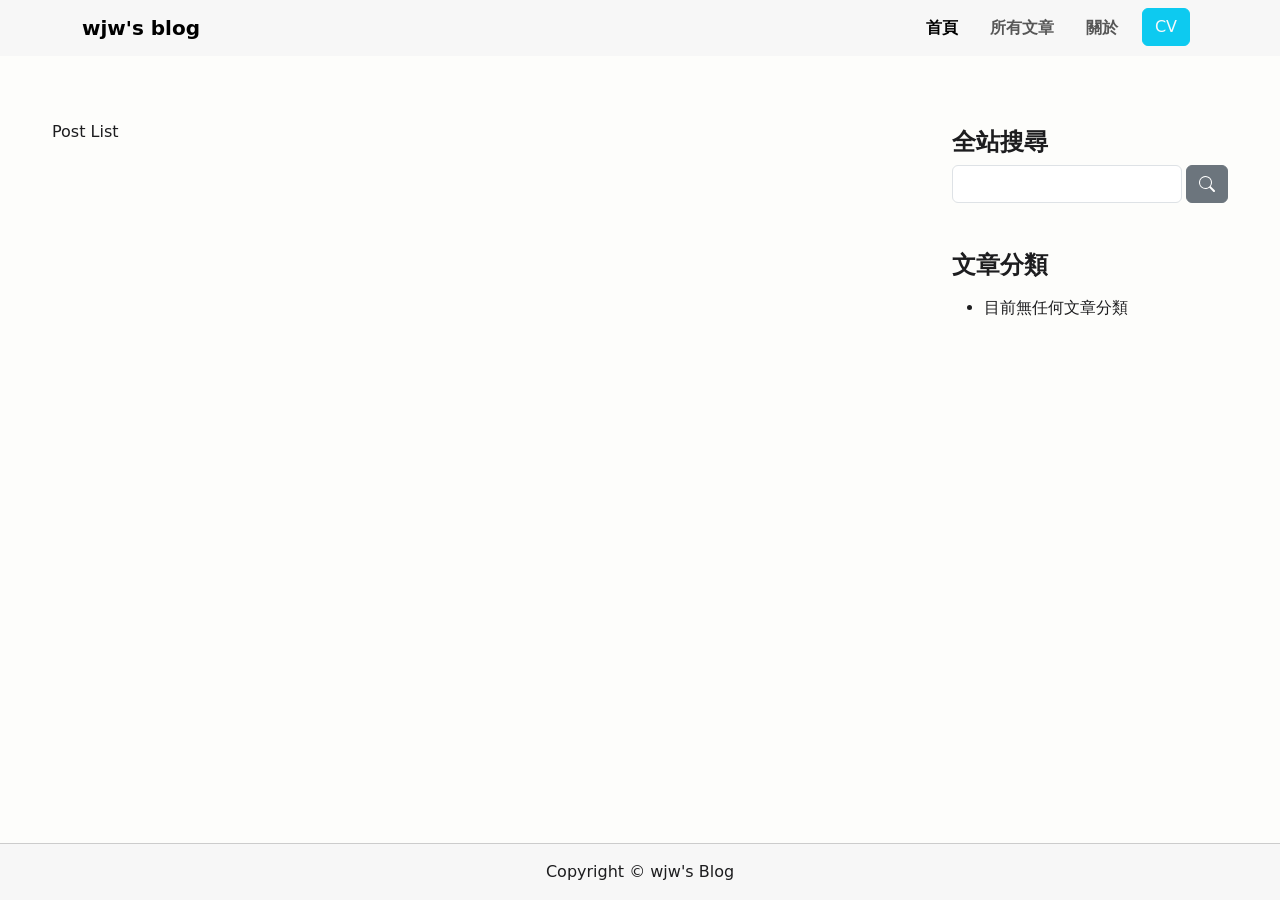
<file: index.html>
<!DOCTYPE html>
<html lang="zh-tw">
<head>
    <title>wjw's blog</title>
    <link rel="icon" href="favicon.ico" type="image/x-icon">

    <meta charset="UTF-8">
    <meta name="viewport" content="width=device-width, initial-scale=1.0">
    <meta name="author" content="Jia-Wen Wang">
    <meta name="keywords" content="wjw, Jia-Wen Wang, Github Pages">

    <link href="https://cdn.jsdelivr.net/npm/bootstrap@5.3.3/dist/css/bootstrap.min.css" rel="stylesheet" integrity="sha384-QWTKZyjpPEjISv5WaRU9OFeRpok6YctnYmDr5pNlyT2bRjXh0JMhjY6hW+ALEwIH" crossorigin="anonymous">

    <style>
        :root {
            --bg-color: #FDFDFB;
            --font-color: #1D1D1F;
        }

        html, body {
            background-color: var(--bg-color);
            color: var(--font-color);
        }

        body {
            display: flex;
            flex-direction: column;
            height: 100vh;
            margin: 0;
        }

        #header {
            background-color: rgb(247, 247, 247)
        }
        
            #header .nav-item {
			    padding: 0 8px;
		    }
		
        #content {
            flex: 1;
            display: flex;
            max-width: 1200px;
            width: 100%;
            margin: 0 auto;
            margin-top: 64px
        }

        #sidebar {}

            #sidebar .box {
                margin-bottom: 32px;
                padding: 8px 0;
            }

            #sidebar .title {
                font-size: 24px;
                font-weight: bold;
            }

            #sidebar .list {
                margin-top: 16px;
            }

            #sidebar .item {
                margin: 8px 0;
            }

            #sidebar a {
                text-decoration: none;
            }

        #footer {
            padding: 16px;
            border-top: 1px solid #ccc;
            background-color: rgb(247, 247, 247);
            text-align: center;
        }
    </style>
</head>
<body>
    <div id="header">
        <nav class="navbar navbar-expand-lg">
            <div class="container-lg">
                <a class="navbar-brand fw-bold" href="/">wjw's blog</a>
                <button class="navbar-toggler" type="button" data-bs-toggle="collapse" data-bs-target="#navbarNav" aria-controls="navbarNav" aria-expanded="false" aria-label="Toggle navigation"><span class="navbar-toggler-icon"></span></button>
                <div class="collapse navbar-collapse" id="navbarNav">
                    <ul class="navbar-nav ms-auto mb-2 mb-lg-0 fw-bold">
                        <li class="nav-item">
                            <a class="nav-link active" aria-current="page" href="/">首頁</a>
                        </li>
						<li class="nav-item">
                            <a class="nav-link" aria-current="page" href="/post.html">所有文章</a>
                        </li>
                        <li class="nav-item">
                            <a class="nav-link" aria-current="page" href="/about.html">關於</a>
                        </li>
                        <li class="nav-item">
                            <button type="button" id="cv" class="btn btn-info text-light">CV</button>
                        </li>
                    </ul>
                </div>
            </div>
        </nav>
    </div>
    <div id="content" class="row">
        <div id="post-list" class="col-12 col-md-9">
            Post List
        </div>
        <div id="sidebar" class="col-12 col-md-3">
            <div class="box">
                <h2 class="title">全站搜尋</h2>
                <form action="/" method="get" class="d-flex" role="search">
                    <input type="text" class="form-control me-1" name="search_text" />
                    <button type="submit" class="btn btn-secondary">
                        <svg xmlns="http://www.w3.org/2000/svg" width="16" height="16" fill="currentColor" class="bi bi-search" viewBox="0 0 16 16">
                            <path d="M11.742 10.344a6.5 6.5 0 1 0-1.397 1.398h-.001q.044.06.098.115l3.85 3.85a1 1 0 0 0 1.415-1.414l-3.85-3.85a1 1 0 0 0-.115-.1zM12 6.5a5.5 5.5 0 1 1-11 0 5.5 5.5 0 0 1 11 0"/>
                        </svg>
                    </button>
                </form>
            </div>
            <div class="box">
                <h2 class="title">文章分類</h2>
                <ul class="list">
                    <!--
                    <li class="item"><a href="/index.html">物聯網 (13)</a></li>
                    <li class="item"><a href="/index.html">人工智慧 (8)</a></li>
                    -->
                    <li class="item">目前無任何文章分類</li>
                </ul>
            </div>
        </div>
    </div>
    <div id="footer">
        <span>Copyright © wjw's Blog</span>
    </div>

    <script src="https://cdn.jsdelivr.net/npm/bootstrap@5.3.3/dist/js/bootstrap.bundle.min.js" integrity="sha384-YvpcrYf0tY3lHB60NNkmXc5s9fDVZLESaAA55NDzOxhy9GkcIdslK1eN7N6jIeHz" crossorigin="anonymous"></script>
</body>
</html>
</file>
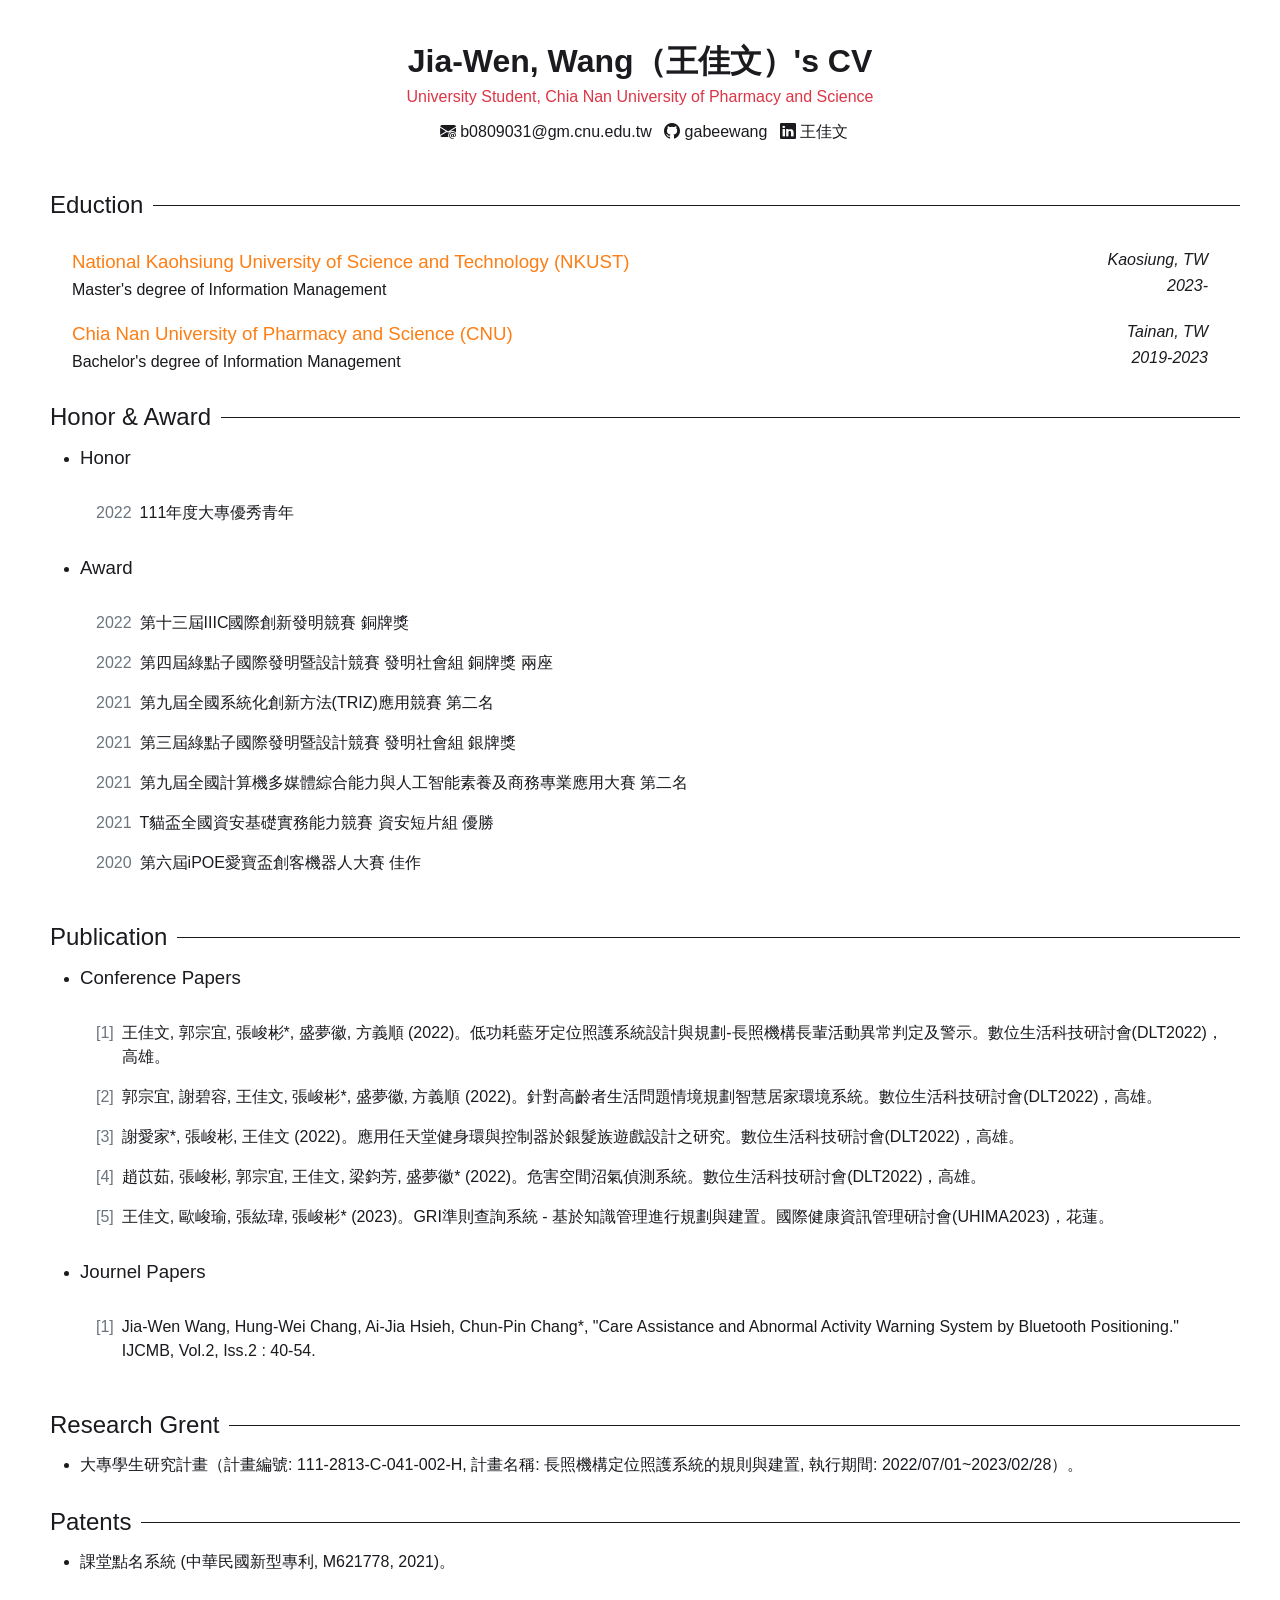
<file: content/CV/index.html>
<!DOCTYPE html>
<html lang="zh-tw">
<head>
  <title>wjw's CV</title>

  <meta charset="UTF-8">
  <meta http-equiv="X-UA-Compatible" content="IE=edge">
  <meta name="viewport" content="width=device-width, initial-scale=1.0">

  <!-- CSS -->

  <link rel="stylesheet" href="css/style.css">
  <link rel="stylesheet" href="css/style-framework.css">
  <link rel="stylesheet" href="https://cdn.jsdelivr.net/npm/bootstrap-icons@1.10.3/font/bootstrap-icons.css">
  
</head>
<body>
  <div id="container">
    <div id="Introduction">
      <p id="title">Jia-Wen, Wang（王佳文）'s CV</p>
      <p id="identity" class="mt-1">University Student, Chia Nan University of Pharmacy and Science</p>
      <p id="social-link" class="mt-3">
        <a href="mailto:b0809031@gm.cnu.edu.tw" class="bi bi-envelope-at-fill" target="_BLANK">&nbsp;b0809031@gm.cnu.edu.tw</a>
        <a href="https://github.com/gabeewang" class="bi bi-github" target="_BLANK">&nbsp;gabeewang</a>
        <a href="https://www.linkedin.com/in/%E4%BD%B3%E6%96%87-%E7%8E%8B-72261a20a/" class="bi bi-linkedin" target="_BLANK">&nbsp;王佳文</a>
      </p>
    </div>
    
    <div id="Eduction" class="mt-5">
      <p class="separate">
        <span class="separate-label">Eduction</span>
        <span class="separate-line"></span>
      </p>

      <div class="content">
        <div class="item d-flex">
          <p class="w-70 text-start">
            <span class="school-name d-block pb-1">National Kaohsiung University of Science and Technology (NKUST)</span>
            <span class="degree-name d-block pt-1">Master's degree of Information Management</span>
          </p>
          <p class="w-30 text-end f-style-italic">
            <span class="school-pos d-block pb-1">Kaosiung, TW</span>
            <span class="study-during d-block pt-1">2023-</span>
          </p>
        </div>

        <div class="item d-flex">
          <p class="w-70 text-start">
            <span class="school-name d-block pb-1">Chia Nan University of Pharmacy and Science (CNU)</span>
            <span class="degree-name d-block pt-1">Bachelor's degree of Information Management
            </span>
          </p>
          <p class="w-30 text-end f-style-italic">
            <span class="school-pos d-block pb-1">Tainan, TW</span>
            <span class="study-during d-block pt-1">2019-2023</span>
          </p>
        </div>
          
      </div>
    </div>
    
    <div id="HonorAward">
      <p class="separate">
        <span class="separate-label">Honor & Award</span>
        <span class="separate-line"></span>
      </p>
      <div class="content">
        <ul>
          <li><a>Honor</a>
            <ul>
              <li>
                <span class="year">2022</span>
                <span>111年度大專優秀青年</span>
              </li>
            </ul>
          </li>

          <li><a>Award</a>
            <ul>
              <li>
                <span class="year">2022</span>
                <span>第十三屆IIIC國際創新發明競賽 銅牌獎</span>
              </li>
              <li>
                <span class="year">2022</span>
                <span>第四屆綠點子國際發明暨設計競賽 發明社會組 銅牌獎 兩座</span>
              </li>
              <li>
                <span class="year">2021</span>
                <span>第九屆全國系統化創新方法(TRIZ)應用競賽 第二名</span>
              </li>
              <li>
                <span class="year">2021</span>
                <span>第三屆綠點子國際發明暨設計競賽 發明社會組 銀牌獎</span>
              </li>
              <li>
                <span class="year">2021</span>
                <span>第九屆全國計算機多媒體綜合能力與人工智能素養及商務專業應用大賽 第二名</span>
              </li>
              <li>
                <span class="year">2021</span>
                <span>T貓盃全國資安基礎實務能力競賽 資安短片組 優勝</span>
              </li>
              <li>
                <span class="year">2020</span>
                <span>第六屆iPOE愛寶盃創客機器人大賽 佳作</span>
              </li>
            </ul>
          </li>
        </ul>
      </div>
    </div>

    <div id="Publication">
      <p class="separate">
        <span class="separate-label">Publication</span>
        <span class="separate-line"></span>
      </p>
      <div class="content">
        <ul>
          <li><a>Conference Papers</a>
            <ul>
              <li>
                <span class="id">[1]</span>
                <span>王佳文, 郭宗宜, 張峻彬*, 盛夢徽, 方義順 (2022)。低功耗藍牙定位照護系統設計與規劃-長照機構長輩活動異常判定及警示。數位生活科技研討會(DLT2022)，高雄。</span>
              </li>
              <li>
                <span class="id">[2]</span>
                <span>郭宗宜, 謝碧容, 王佳文, 張峻彬*, 盛夢徽, 方義順 (2022)。針對高齡者生活問題情境規劃智慧居家環境系統。數位生活科技研討會(DLT2022)，高雄。</span>
              </li>
              <li>
                <span class="id">[3]</span>
                <span>謝愛家*, 張峻彬, 王佳文 (2022)。應用任天堂健身環與控制器於銀髮族遊戲設計之研究。數位生活科技研討會(DLT2022)，高雄。</span>
              </li>
              <li>
                <span class="id">[4]</span>
                <span>趙苡茹, 張峻彬, 郭宗宜, 王佳文, 梁鈞芳, 盛夢徽* (2022)。危害空間沼氣偵測系統。數位生活科技研討會(DLT2022)，高雄。</span>
              </li>
              <li>
                <span class="id">[5]</span>
                <span>王佳文, 歐峻瑜, 張紘瑋, 張峻彬* (2023)。GRI準則查詢系統 - 基於知識管理進行規劃與建置。國際健康資訊管理研討會(UHIMA2023)，花蓮。</span>
              </li>
            </ul>
          </li>
          <li><a>Journel Papers</a>
            <ul>
              <li>
                <span class="id">[1]</span>
                <span>Jia-Wen Wang, Hung-Wei Chang, Ai-Jia Hsieh, Chun-Pin Chang*, "Care Assistance and Abnormal Activity Warning System by Bluetooth Positioning." IJCMB, Vol.2, Iss.2 : 40-54.</span>
              </li>
            </ul>
          </li>
        </ul>
      </div>
    </div>

    <div id="Grent">
      <p class="separate">
        <span class="separate-label">Research Grent</span>
        <span class="separate-line"></span>
      </p>
      <div class="content">
        <ul>
          <li> 大專學生研究計畫（計畫編號: 111-2813-C-041-002-H, 計畫名稱: 長照機構定位照護系統的規則與建置, 執行期間: 2022/07/01~2023/02/28）。</li>
        </ul>
      </div>
    </div>

    <div id="Patents" class="pt-3">
      <p class="separate">
        <span class="separate-label">Patents</span>
        <span class="separate-line"></span>
      </p>
      <div class="content">
        <ul>
          <li><span>課堂點名系統 (中華民國新型專利, M621778, 2021)。</span></li>
        </ul>
      </div>
    </div>
  </div>
</body>
</html>
</file>
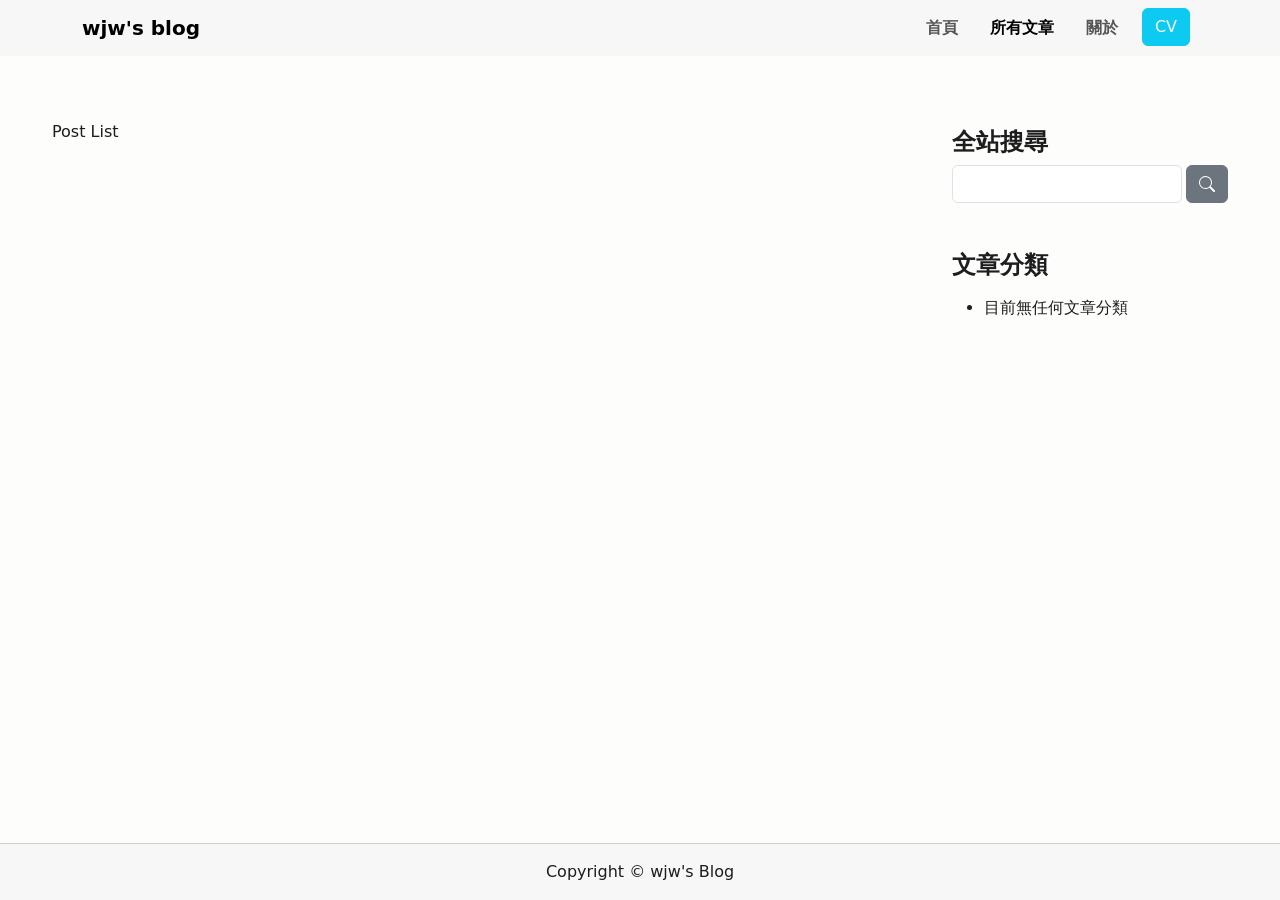
<file: pages/post.html>
<!DOCTYPE html>
<html lang="zh-tw">
<head>
    <title>所有文章 - wjw's blog</title>
    <link rel="icon" href="..\asset\favicon.ico" type="image/x-icon">

    <meta charset="UTF-8">
    <meta name="viewport" content="width=device-width, initial-scale=1.0">
    <meta name="author" content="Jia-Wen Wang">
    <meta name="keywords" content="wjw, Jia-Wen Wang, Github Pages">

    <link href="https://cdn.jsdelivr.net/npm/bootstrap@5.3.3/dist/css/bootstrap.min.css" rel="stylesheet" integrity="sha384-QWTKZyjpPEjISv5WaRU9OFeRpok6YctnYmDr5pNlyT2bRjXh0JMhjY6hW+ALEwIH" crossorigin="anonymous">

    <style>
        :root {
            --bg-color: #FDFDFB;
            --font-color: #1D1D1F;
        }

        html, body {
            background-color: var(--bg-color);
            color: var(--font-color);
        }

        body {
            display: flex;
            flex-direction: column;
            height: 100vh;
            margin: 0;
        }

        #header {
            background-color: rgb(247, 247, 247)
        }
        
            #header .nav-item {
			    padding: 0 8px;
		    }
		
        #content {
            flex: 1;
            display: flex;
            max-width: 1200px;
            width: 100%;
            margin: 0 auto;
            margin-top: 64px
        }

        #sidebar {}

            #sidebar .box {
                margin-bottom: 32px;
                padding: 8px 0;
            }

            #sidebar .title {
                font-size: 24px;
                font-weight: bold;
            }

            #sidebar .list {
                margin-top: 16px;
            }

            #sidebar .item {
                margin: 8px 0;
            }

            #sidebar a {
                text-decoration: none;
            }

        #footer {
            padding: 16px;
            border-top: 1px solid #ccc;
            background-color: rgb(247, 247, 247);
            text-align: center;
        }
    </style>
</head>
<body>
    <div id="header">
        <nav class="navbar navbar-expand-lg">
            <div class="container-lg">
                <a class="navbar-brand fw-bold" href="/">wjw's blog</a>
                <button class="navbar-toggler" type="button" data-bs-toggle="collapse" data-bs-target="#navbarNav" aria-controls="navbarNav" aria-expanded="false" aria-label="Toggle navigation"><span class="navbar-toggler-icon"></span></button>
                <div class="collapse navbar-collapse" id="navbarNav">
                    <ul class="navbar-nav ms-auto mb-2 mb-lg-0 fw-bold">
                        <li class="nav-item">
                            <a class="nav-link" aria-current="page" href="/">首頁</a>
                        </li>
						<li class="nav-item">
                            <a class="nav-link active" aria-current="page" href="/post.html">所有文章</a>
                        </li>
                        <li class="nav-item">
                            <a class="nav-link" aria-current="page" href="/about.html">關於</a>
                        </li>
                        <li class="nav-item">
                            <button type="button" id="cv" class="btn btn-info text-light">CV</button>
                        </li>
                    </ul>
                </div>
            </div>
        </nav>
    </div>
    <div id="content" class="row">
        <div id="post-list" class="col-12 col-md-9">
            Post List
        </div>
        <div id="sidebar" class="col-12 col-md-3">
            <div class="box">
                <h2 class="title">全站搜尋</h2>
                <form action="/" method="get" class="d-flex" role="search">
                    <input type="text" class="form-control me-1" name="search_text" />
                    <button type="submit" class="btn btn-secondary">
                        <svg xmlns="http://www.w3.org/2000/svg" width="16" height="16" fill="currentColor" class="bi bi-search" viewBox="0 0 16 16">
                            <path d="M11.742 10.344a6.5 6.5 0 1 0-1.397 1.398h-.001q.044.06.098.115l3.85 3.85a1 1 0 0 0 1.415-1.414l-3.85-3.85a1 1 0 0 0-.115-.1zM12 6.5a5.5 5.5 0 1 1-11 0 5.5 5.5 0 0 1 11 0"/>
                        </svg>
                    </button>
                </form>
            </div>
            <div class="box">
                <h2 class="title">文章分類</h2>
                <ul class="list">
                    <!--
                    <li class="item"><a href="/index.html">物聯網 (13)</a></li>
                    <li class="item"><a href="/index.html">人工智慧 (8)</a></li>
                    -->
                    <li class="item">目前無任何文章分類</li>
                </ul>
            </div>
        </div>
    </div>
    <div id="footer">
        <span>Copyright © wjw's Blog</span>
    </div>

    <script src="https://cdn.jsdelivr.net/npm/bootstrap@5.3.3/dist/js/bootstrap.bundle.min.js" integrity="sha384-YvpcrYf0tY3lHB60NNkmXc5s9fDVZLESaAA55NDzOxhy9GkcIdslK1eN7N6jIeHz" crossorigin="anonymous"></script>
</body>
</html>
</file>
<file: content/CV/css/style.css>
:root {
    /* font size(fs) */
    --fs-xxl: 24pt;
    --fs-xl: 18pt;
    --fs-lg: 14pt;
    --fs-md: 12pt;
    --fs-sm: 10pt;

    --cl-black: #1A1A1F;
    --cl-gray: #6C757D;
    --cl-red: #DC3545;
    --cl-orange: #FD7E14;
}

/* RWD */
@media only screen and (max-width: 576px) {
    #social-link a {
        display: block;
        margin-top: 0.5rem
    }

}

body {
    font-family: Arial, Helvetica, sans-serif, DFKai-sb;
    color: var(--cl-black)
}

p {
    margin: 0 auto
}

a {
    color: var(--cl-black);
    text-decoration: none
}

ul li a {
    font-size: var(--fs-lg);
}

ul li ul {
    padding: 1.5rem 1rem;
    font-size: var(--fs-md);
    list-style: none
}

ul li ul li {
    display: flex;
    padding: 0.5rem 0;
    line-height: 18pt;
}

#container {
    padding: 2rem 2rem 4rem 2rem
}

#title {
    text-align: center;
    font-size: var(--fs-xxl);
    font-weight: bolder;

}

#identity {
    text-align: center;
    color: var(--cl-red)
}

#social-link {
    text-align: center;

}

#social-link a {
    margin-left: 0.5rem
}


/* class selector */

#Eduction .content {
    padding: 0.5rem 2rem 2rem 2rem
}

#Eduction .item {
    justify-content: start;
    margin-top: 1.5rem
}

#HonorAward .item {
    padding: 1.5rem 0
}

#Publication .content {}

.separate {
    display: flex;
    align-items: center
}

.separate .separate-label {
    margin: 0 10px;
    font-size: var(--fs-xl);
}

.separate-line {
    flex: 1;
    height: 1px;
    background-color: var(--cl-black)
}

.school-name {
    font-size: var(--fs-lg);
    color: var(--cl-orange)
}

.degress-name {}

.year {
    color: var(--cl-gray);
    padding-right: 0.5rem
}

.id {
    color: var(--cl-gray);
    padding-right: 0.5rem
}
</file>
<file: content/CV/css/style-framework.css>
:root{
  --rem-1: 0.25rem;
  --rem-2: 0.5rem;
  --rem-3: 1rem;
  --rem-4: 2rem;
  --rem-5: 3rem;
}

/* display */
.d-flex{display: flex}.d-block{display: block}
/* margin */
.m-1 {margin: var(--rem-1)}.m-2 {margin: var(--rem-2)}.m-3 {margin: var(--rem-3)}.m-4 {margin: var(--rem-4)}.m-5 {margin: var(--rem-5)}

/* margin top */
.mt-1 {margin-top: var(--rem-1)}.mt-2 {margin-top: var(--rem-2)}.mt-3 {margin-top: var(--rem-3)}.mt-4 {margin-top: var(--rem-4)}.mt-5 {margin-top: var(--rem-5)}
/* margin bottom */
.mb-1 {margin-bottom: var(--rem-1)}.mb-2 {margin-bottom: var(--rem-2)}.mb-3 {margin-bottom: var(--rem-3)}.mb-4 {margin-bottom: var(--rem-4)}.mb-5 {margin-bottom: var(--rem-5)}
/* margin left */
.ms-1 {margin-left: var(--rem-1)}.ms-2 {margin-left: var(--rem-2)}.ms-3 {margin-left: var(--rem-3)}.ms-4 {margin-left: var(--rem-4)}.ms-5 {margin-left: var(--rem-5)}
/* margin rigt */
.me-1 {margin-right: var(--rem-1)}.me-2 {margin-right: var(--rem-2)}.me-3 {margin-right: var(--rem-3)}.me-4 {margin-right: var(--rem-4)}.me-5 {margin-right: var(--rem-5)}

/* padding */
.p-1 {padding: var(--rem-1)}.p-2 {padding: var(--rem-2)}.p-3 {padding: var(--rem-3)}.p-4 {padding: var(--rem-4)}.p-5 {padding: var(--rem-5)}
/* padding top */
.pt-1 {padding-top: var(--rem-1)}.pt-2 {padding-top: var(--rem-2)}.pt-3 {padding-top: var(--rem-3)}.pt-4 {padding-top: var(--rem-4)}.pt-5 {padding-top: var(--rem-5)}
/* padding bottom */
.pb-1 {padding-bottom: var(--rem-1)}.pb-2 {padding-bottom: var(--rem-2)}.pb-3 {padding-bottom: var(--rem-3)}.pb-4 {padding-bottom: var(--rem-4)}.pb-5 {padding-bottom: var(--rem-5)}
/* padding left */
.ps-1 {padding-left: var(--rem-1)}.ps-2 {padding-left: var(--rem-2)}.ps-3 {padding-left: var(--rem-3)}.ps-4 {padding-left: var(--rem-4)}.ps-5 {padding-left: var(--rem-5)}
/* padding rigt */
.pe-1 {padding-right: var(--rem-1)}.pe-2 {padding-right: var(--rem-2)}.pe-3 {padding-right: var(--rem-3)}.pe-4 {padding-right: var(--rem-4)}.pe-5 {padding-right: var(--rem-5)}

/* width (%) */
.w-30{width: 30%}.w-70{width: 70%}

/* justify-content */
.j-content-start{justify-content: start}.j-content-end{justify-content: end}

/* font style */
.f-style-italic{font-style: italic}

/* text-align */
.text-start{text-align: start}.text-center{text-align: center}.text-end{text-align: end}

/* list-style */
.l-style-none{list-style: none}
</file>
